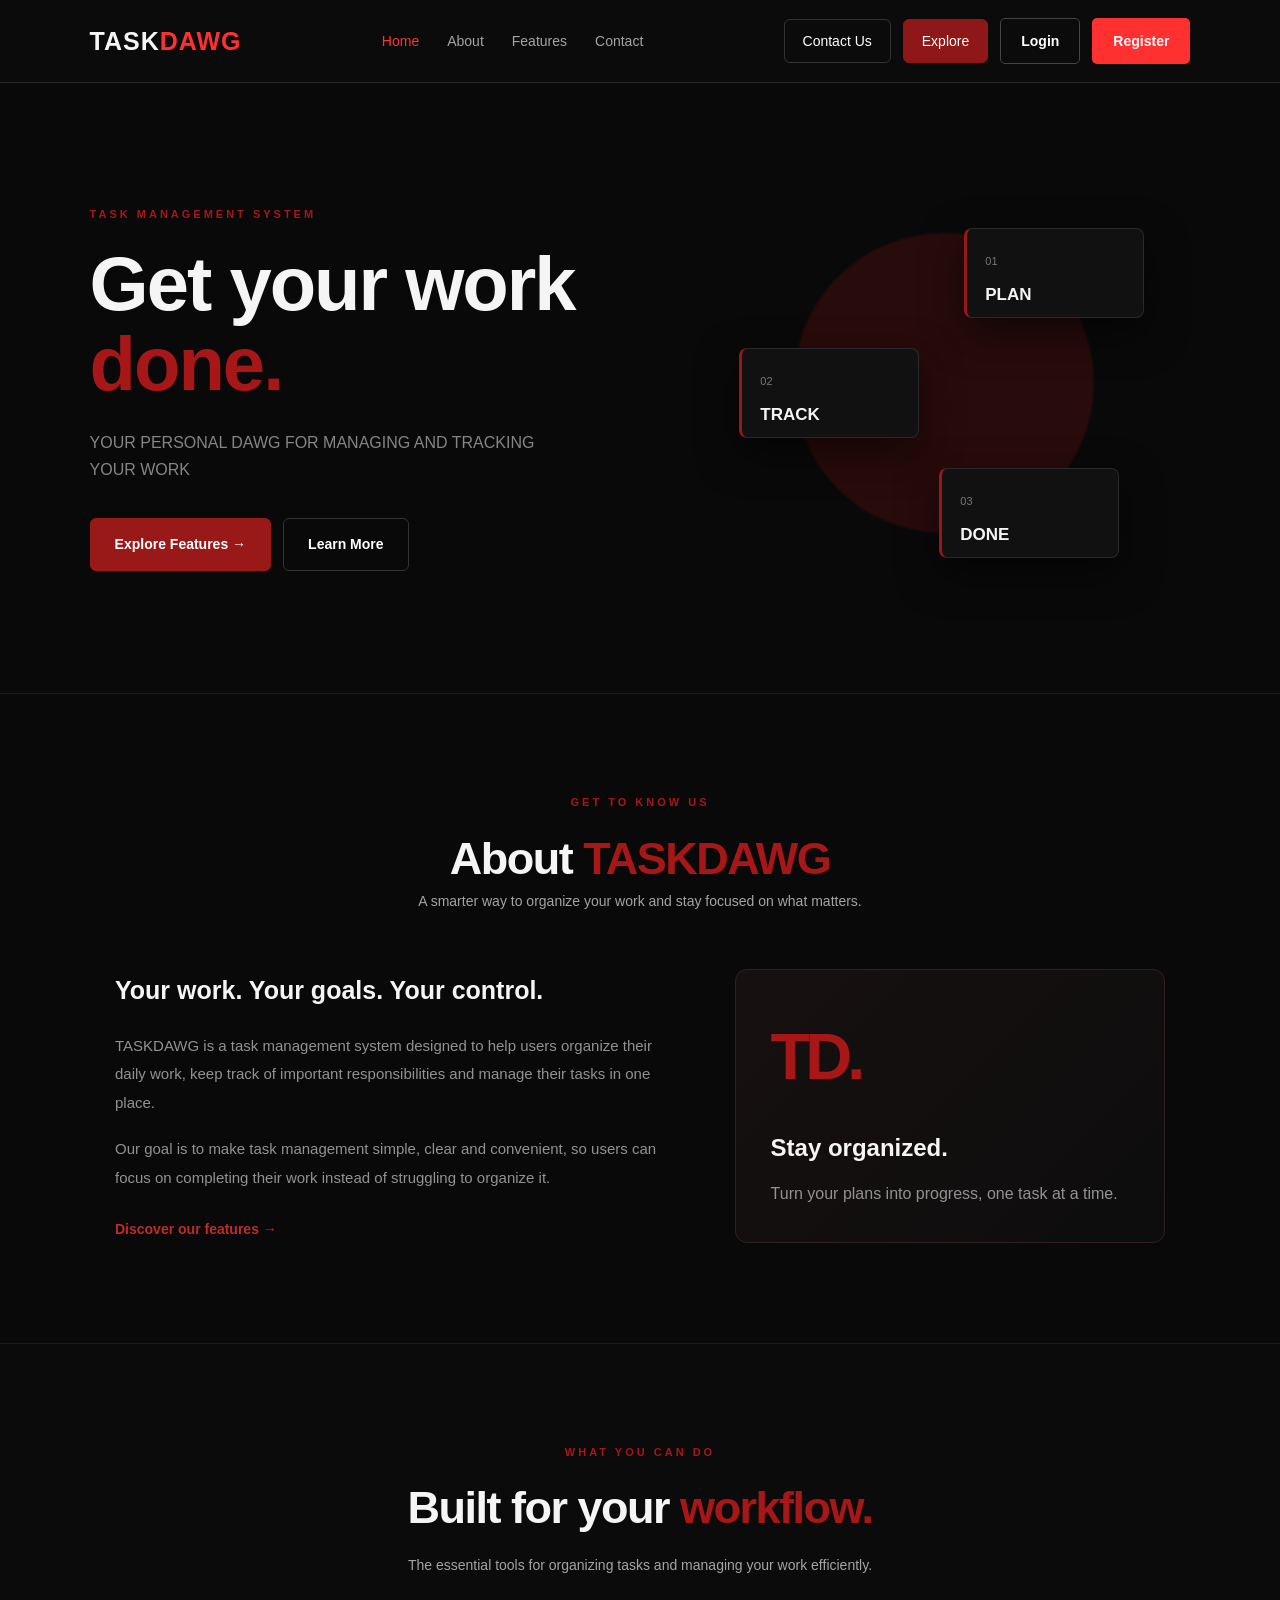
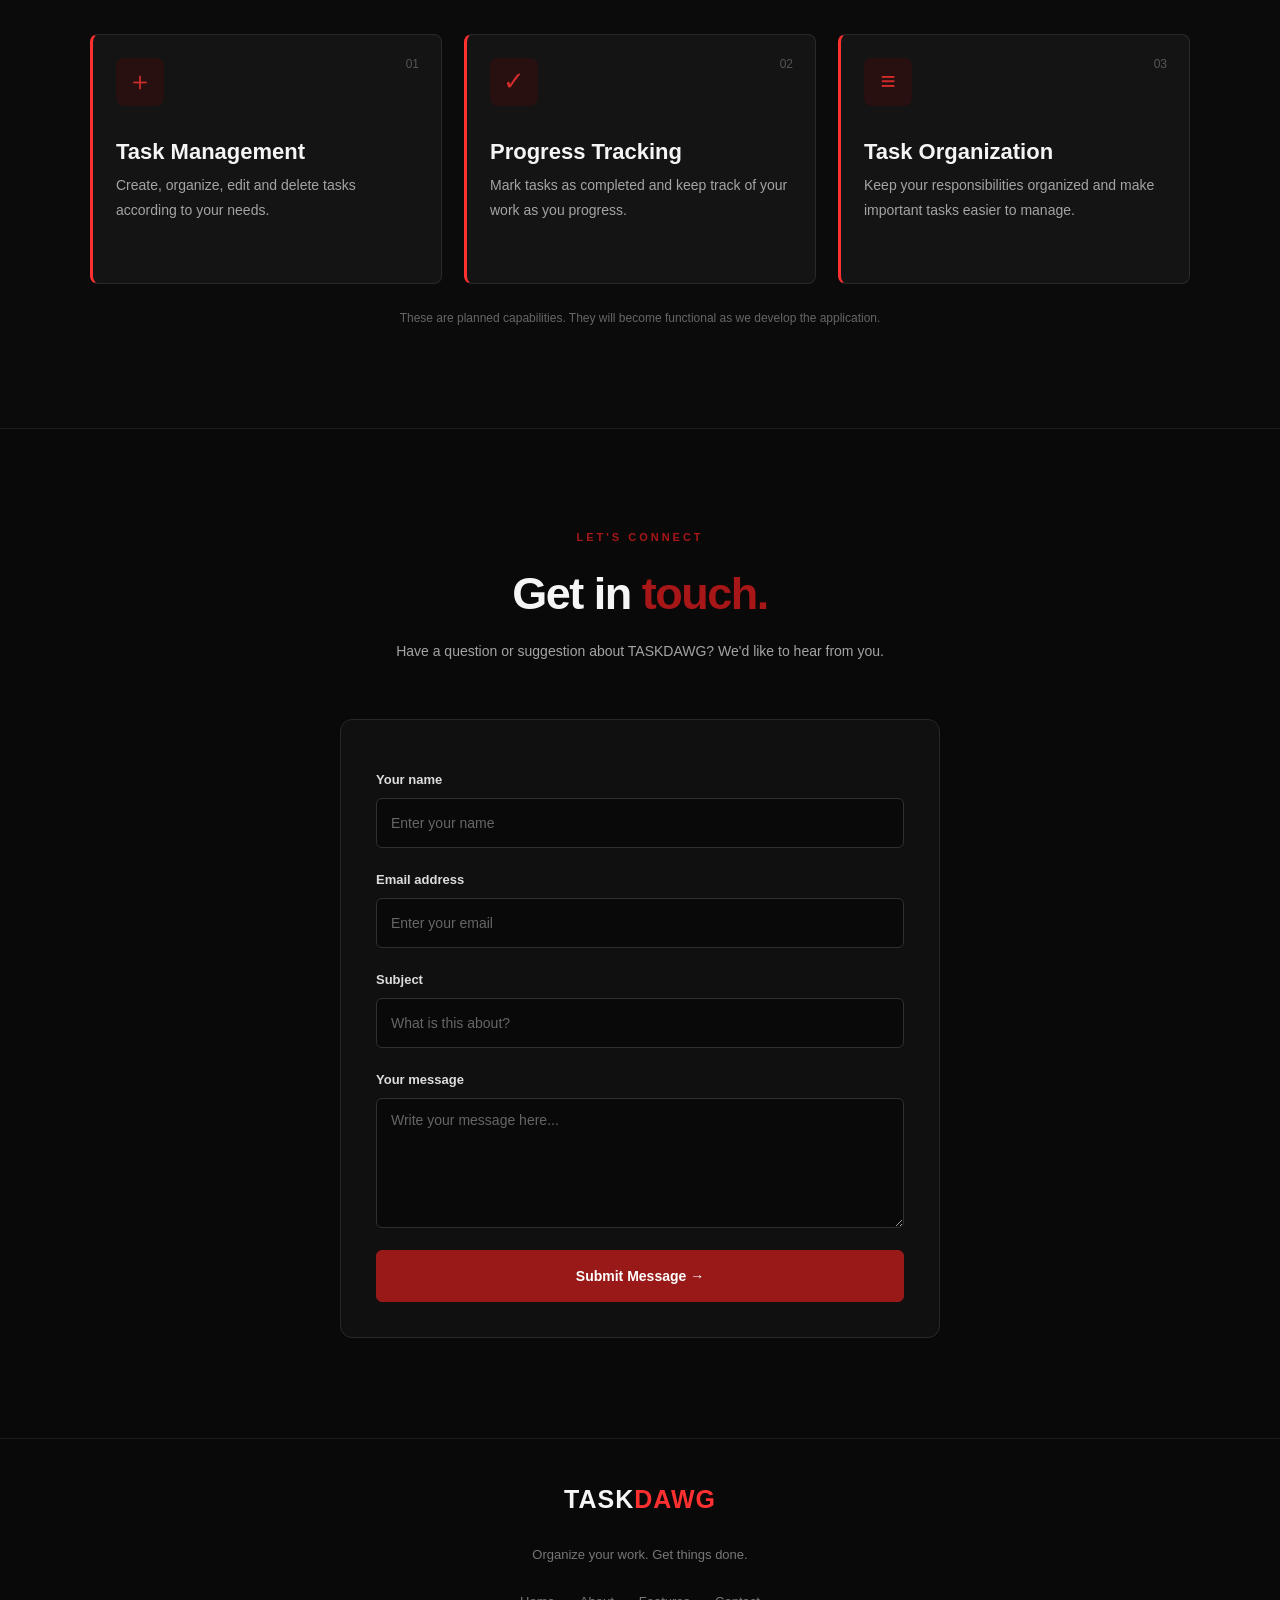
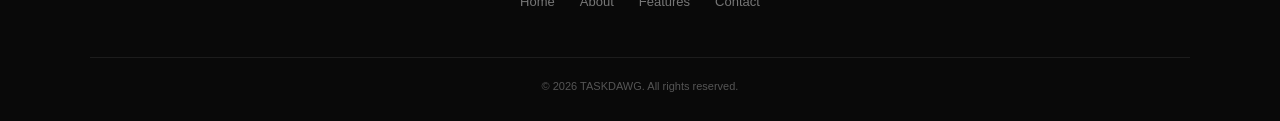
<file: index.html>
<!DOCTYPE html>
<html lang="en">
<head>
    <meta charset="UTF-8">
    <meta name="viewport" content="width=device-width, initial-scale=1.0">

    <title>TASKDAWG | Manage Your Work</title>

    <link rel="stylesheet" href="style.css">
    <link rel="stylesheet" href="style2.css">
</head>

<body>

    
    <header class="navbar" id="home">

        <a href="#home" class="logo">
            TASK<span>DAWG</span>
        </a>

        <nav aria-label="Main navigation">
            <a href="#home" class="active">Home</a>
            <a href="#about">About</a>
            <a href="#features">Features</a>
            <a href="#contact">Contact</a>
        </nav>

        <div class="nav-buttons">
            <a href="#contact" class="login-btn">Contact Us</a>
            <a href="#features" class="signup-btn">Explore</a>
            <a href="login.html" class="btn btn-outline">Login</a>
            <a href="register.html" class=" btn btn-red">Register</a>
        </div>

    </header>


    <main>

        
        <section class="hero">

            <div class="hero-content">

                <p class="tagline">TASK MANAGEMENT SYSTEM</p>

                <h1>
                    Get your work
                    <span>done.</span>
                </h1>

                <p class="description">
                    YOUR PERSONAL DAWG FOR MANAGING AND TRACKING YOUR WORK
                </p>

                <div class="hero-buttons">
                    <a href="#features" class="primary-btn">
                        Explore Features →
                    </a>

                    <a href="#about" class="secondary-btn">
                        Learn More
                    </a>
                </div>

            </div>

            <div class="hero-design" aria-hidden="true">

                <div class="red-circle"></div>

                <div class="design-card card-one">
                    <span>01</span>
                    <p>PLAN</p>
                </div>

                <div class="design-card card-two">
                    <span>02</span>
                    <p>TRACK</p>
                </div>

                <div class="design-card card-three">
                    <span>03</span>
                    <p>DONE</p>
                </div>

            </div>

        </section>


        
        <section class="section about-section" id="about">

            <div class="section-heading">
                <p class="tagline">GET TO KNOW US</p>
                <h2>About <span>TASKDAWG</span></h2>

                <p class="section-description">
                    A smarter way to organize your work and stay focused
                    on what matters.
                </p>
            </div>

            <div class="about-content">

                <div class="about-text">
                    <h3>Your work. Your goals. Your control.</h3>

                    <p>
                        TASKDAWG is a task management system designed to
                        help users organize their daily work, keep track
                        of important responsibilities and manage their
                        tasks in one place.
                    </p>

                    <p>
                        Our goal is to make task management simple,
                        clear and convenient, so users can focus on
                        completing their work instead of struggling
                        to organize it.
                    </p>

                    <a href="#features" class="text-link">
                        Discover our features →
                    </a>
                </div>

                <div class="about-highlight">
                    <div class="highlight-mark">TD.</div>
                    <h3>Stay organized.</h3>
                    <p>
                        Turn your plans into progress, one task at a time.
                    </p>
                </div>

            </div>

        </section>


        
        <section class="section features-section" id="features">

            <div class="section-heading">
                <p class="tagline">WHAT YOU CAN DO</p>
                <h2>Built for your <span>workflow.</span></h2>

                <p class="section-description">
                    The essential tools for organizing tasks and
                    managing your work efficiently.
                </p>
            </div>

            <div class="features-grid">

                <article class="feature-card">
                    <span class="feature-number">01</span>
                    <div class="feature-icon" aria-hidden="true">＋</div>

                    <h3>Task Management</h3>

                    <p>
                        Create, organize, edit and delete tasks
                        according to your needs.
                    </p>
                </article>

                <article class="feature-card">
                    <span class="feature-number">02</span>
                    <div class="feature-icon" aria-hidden="true">✓</div>

                    <h3>Progress Tracking</h3>

                    <p>
                        Mark tasks as completed and keep track
                        of your work as you progress.
                    </p>
                </article>

                <article class="feature-card">
                    <span class="feature-number">03</span>
                    <div class="feature-icon" aria-hidden="true">≡</div>

                    <h3>Task Organization</h3>

                    <p>
                        Keep your responsibilities organized
                        and make important tasks easier to manage.
                    </p>
                </article>

            </div>

            <p class="feature-note">
                These are planned capabilities. They will become
                functional as we develop the application.
            </p>

        </section>


        
        <section class="section contact-section" id="contact">

            <div class="section-heading">
                <p class="tagline">LET'S CONNECT</p>
                <h2>Get in <span>touch.</span></h2>

                <p class="section-description">
                    Have a question or suggestion about TASKDAWG?
                    We'd like to hear from you.
                </p>
            </div>

            <form class="contact-form" id="contactForm">

                <div class="form-group">
                    <label for="name">Your name</label>
                    <input
                        type="text"
                        id="name"
                        name="name"
                        placeholder="Enter your name"
                        required
                    >
                </div>

                <div class="form-group">
                    <label for="email">Email address</label>
                    <input
                        type="email"
                        id="email"
                        name="email"
                        placeholder="Enter your email"
                        required
                    >
                </div>

                <div class="form-group">
                    <label for="subject">Subject</label>
                    <input
                        type="text"
                        id="subject"
                        name="subject"
                        placeholder="What is this about?"
                        required
                    >
                </div>

                <div class="form-group">
                    <label for="message">Your message</label>
                    <textarea
                        id="message"
                        name="message"
                        rows="5"
                        placeholder="Write your message here..."
                        required
                    ></textarea>
                </div>

                <button type="submit" class="primary-btn">
                    Submit Message →
                </button>

                <p
                    class="form-notice"
                    id="formNotice"
                    role="status"
                    aria-live="polite"
                ></p>

            </form>

        </section>

    </main>


    
    <footer class="footer">

        <a href="#home" class="logo">
            TASK<span>DAWG</span>
        </a>

        <p>Organize your work. Get things done.</p>

        <div class="footer-links">
            <a href="#home">Home</a>
            <a href="#about">About</a>
            <a href="#features">Features</a>
            <a href="#contact">Contact</a>
        </div>

        <p class="copyright">
            © 2026 TASKDAWG. All rights reserved.
        </p>

    </footer>


    
    <script>
        const contactForm = document.getElementById("contactForm");
        const formNotice = document.getElementById("formNotice");

        contactForm.addEventListener("submit", function(event) {
            event.preventDefault();

            formNotice.textContent =
                "This form is a frontend demo. Messages cannot be sent yet.";

            formNotice.classList.add("visible");
        });
    </script>

</body>
</html>
</file>
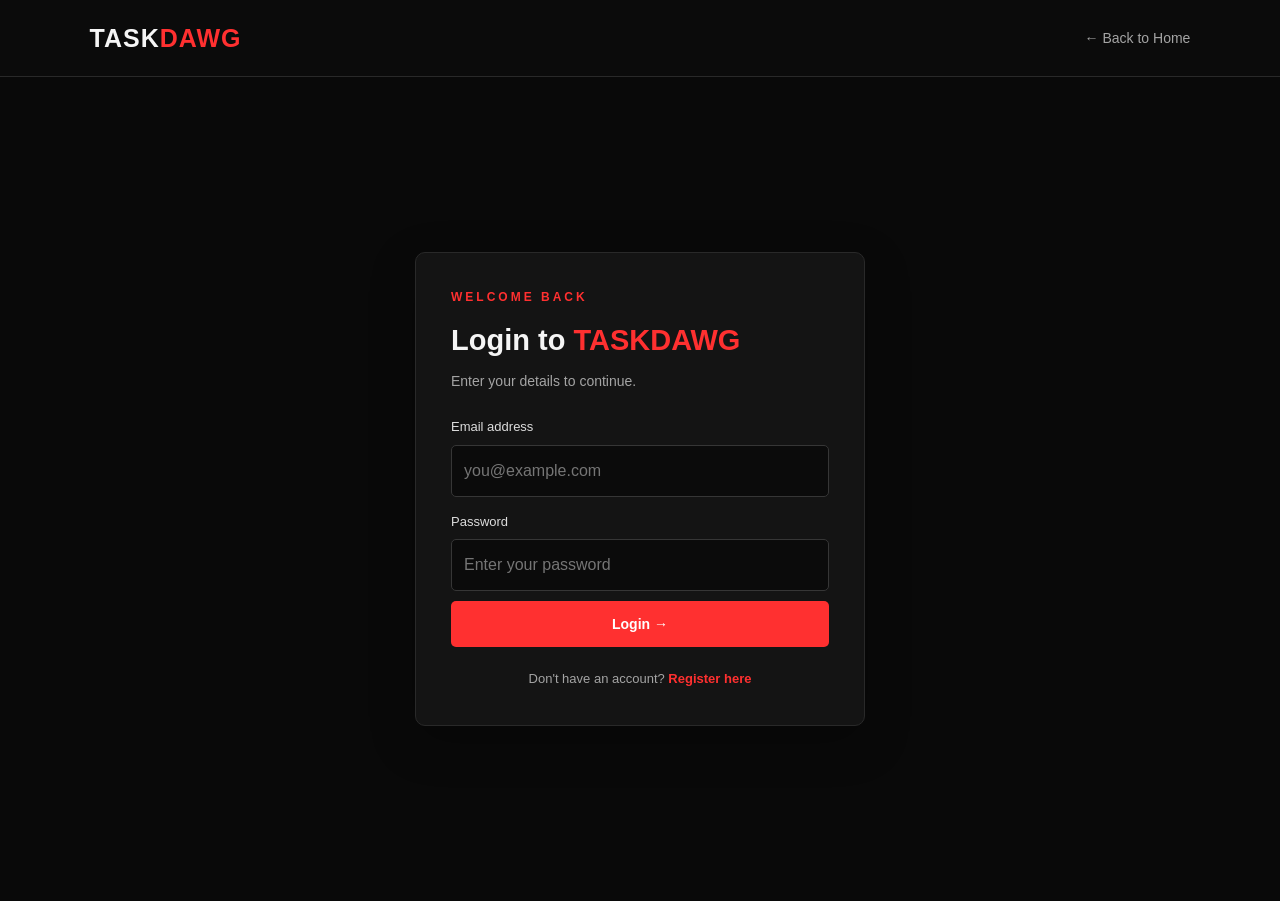
<file: login.html>
<!DOCTYPE html>
<html lang="en">
<head>
    <meta charset="UTF-8">
    <meta name="viewport" content="width=device-width, initial-scale=1.0">
    <title>Login | TASKDAWG</title>
    <link rel="stylesheet" href="style2.css">
</head>
<body class="auth-page">
    <header class="navbar">
        <a class="logo" href="index.html">TASK<span>DAWG</span></a>
        <a href="index.html" class="nav-home">← Back to Home</a>
    </header>

    <main class="auth-container">
        <div class="auth-card">
            <p class="eyebrow">WELCOME BACK</p>
            <h1>Login to <span>TASKDAWG</span></h1>
            <p class="auth-description">Enter your details to continue.</p>

            <form id="loginForm">
                <label for="loginEmail">Email address</label>
                <input type="email" id="loginEmail" placeholder="you@example.com" required>

                <label for="loginPassword">Password</label>
                <input type="password" id="loginPassword" placeholder="Enter your password" required>

                <button class="btn btn-red full-width" type="submit">Login →</button>
                <p id="loginMessage" class="form-message"></p>
            </form>

            <p class="auth-switch">
                Don't have an account?
                <a href="register.html">Register here</a>
            </p>
        </div>
    </main>

    <script src="app.js"></script>
</body>
</html>
</file>
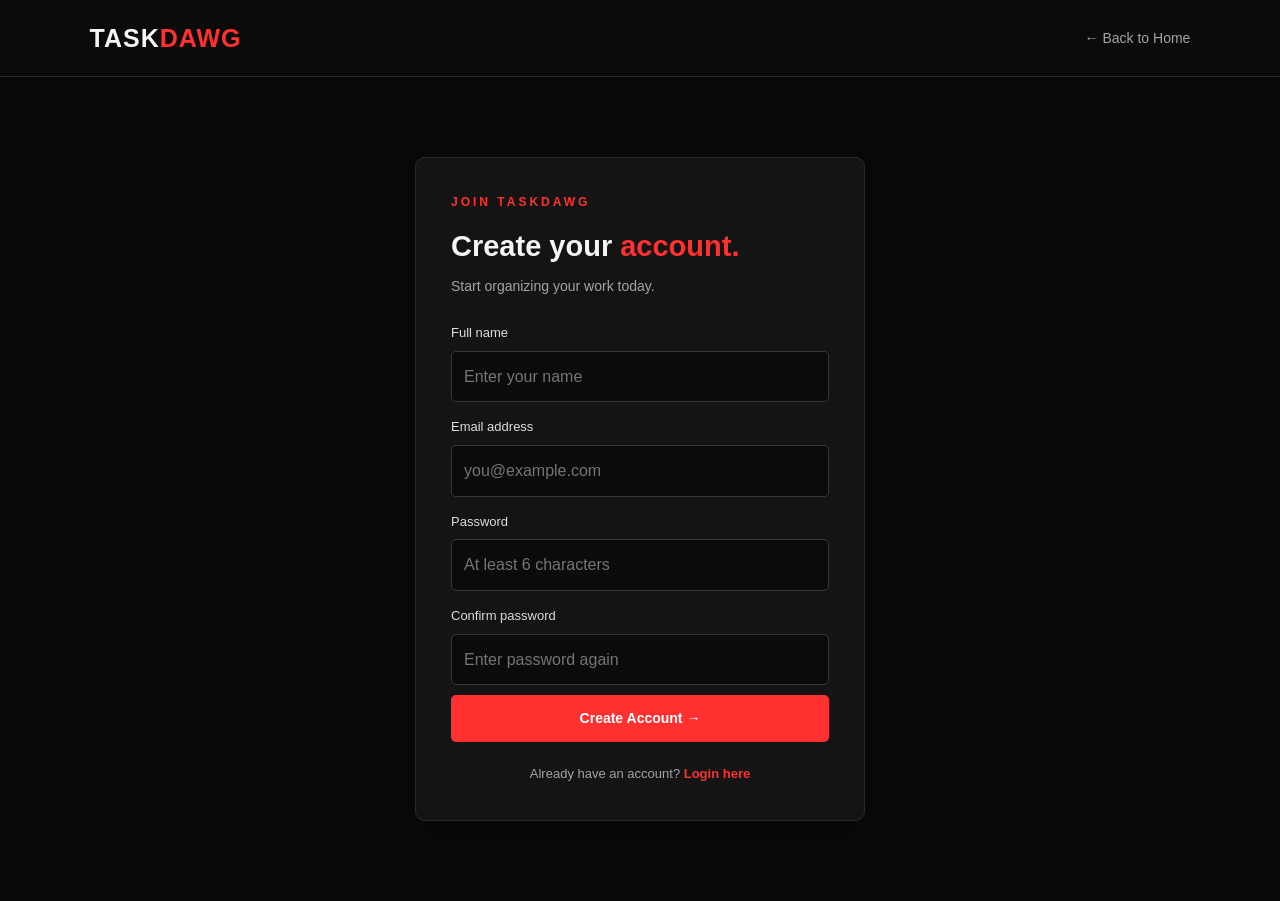
<file: register.html>
<!DOCTYPE html>
<html lang="en">
<head>
    <meta charset="UTF-8">
    <meta name="viewport" content="width=device-width, initial-scale=1.0">
    <title>Register | TASKDAWG</title>
    <link rel="stylesheet" href="style2.css">
</head>
<body class="auth-page">
    <header class="navbar">
        <a class="logo" href="index.html">TASK<span>DAWG</span></a>
        <a href="index.html" class="nav-home">← Back to Home</a>
    </header>

    <main class="auth-container">
        <div class="auth-card">
            <p class="eyebrow">JOIN TASKDAWG</p>
            <h1>Create your <span>account.</span></h1>
            <p class="auth-description">Start organizing your work today.</p>

            <form id="registerForm">
                <label for="registerName">Full name</label>
                <input type="text" id="registerName" placeholder="Enter your name" required>

                <label for="registerEmail">Email address</label>
                <input type="email" id="registerEmail" placeholder="you@example.com" required>

                <label for="registerPassword">Password</label>
                <input type="password" id="registerPassword" placeholder="At least 6 characters" minlength="6" required>

                <label for="confirmPassword">Confirm password</label>
                <input type="password" id="confirmPassword" placeholder="Enter password again" minlength="6" required>

                <button class="btn btn-red full-width" type="submit">Create Account →</button>
                <p id="registerMessage" class="form-message"></p>
            </form>

            <p class="auth-switch">
                Already have an account?
                <a href="login.html">Login here</a>
            </p>
        </div>
    </main>

    <script src="app.js"></script>
</body>
</html>
</file>
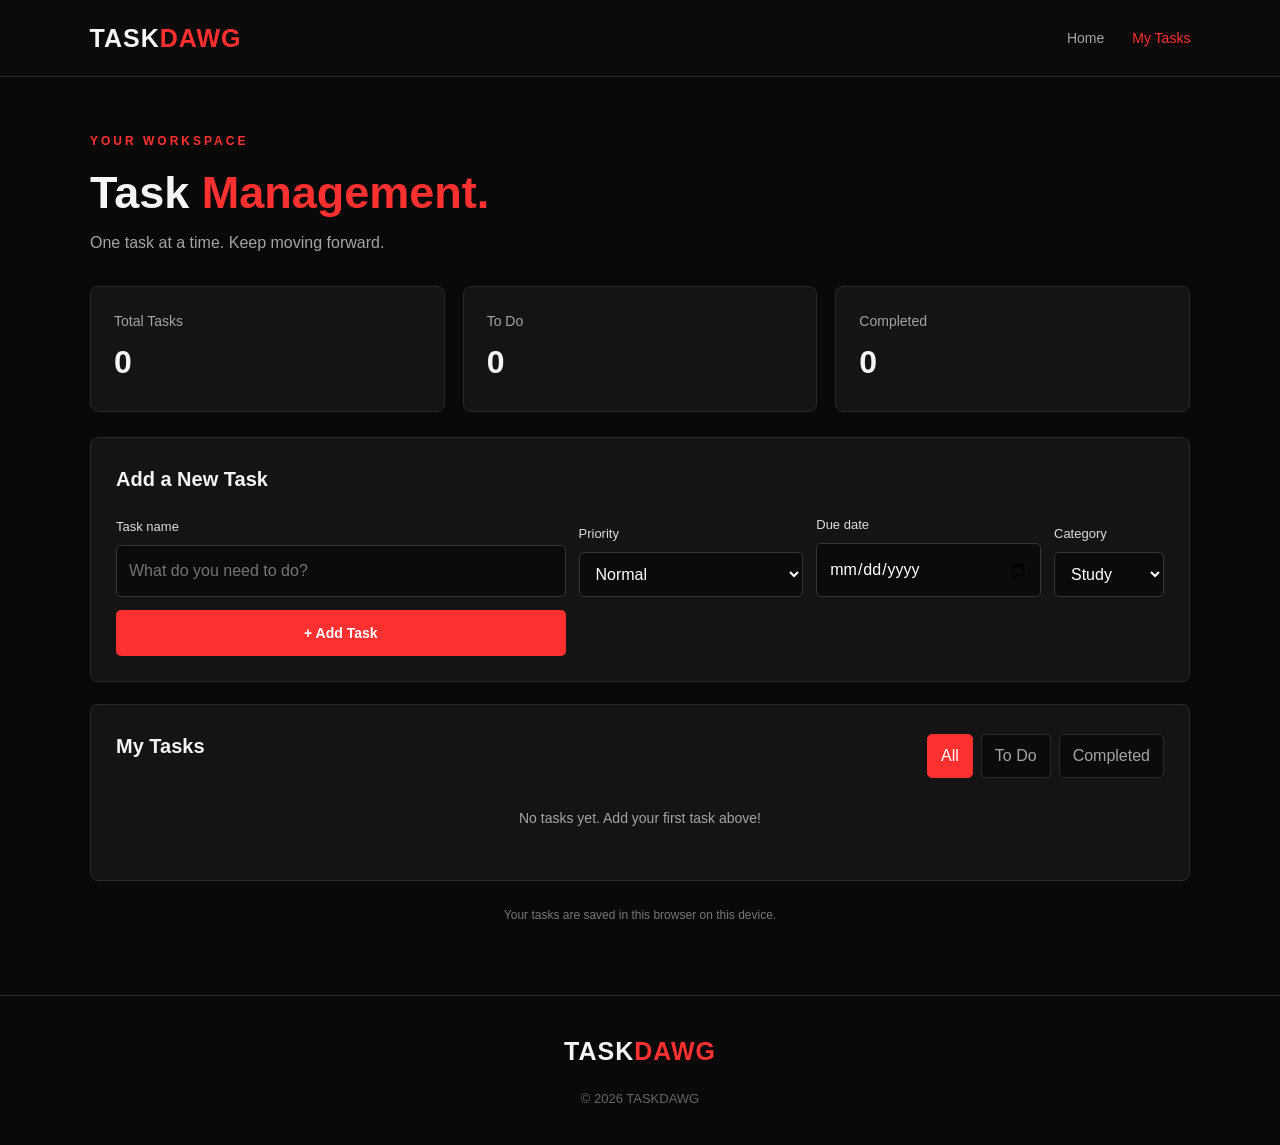
<file: taskManage.html>
<!DOCTYPE html>
<html lang="en">
<head>
    <meta charset="UTF-8">
    <meta name="viewport" content="width=device-width, initial-scale=1.0">
    <title>Task Manager | TASKDAWG</title>
    <link rel="stylesheet" href="style2.css">
</head>
<body>
    <header class="navbar">
        <a class="logo" href="index.html">TASK<span>DAWG</span></a>
        <nav>
            <a href="index.html">Home</a>
           <a href="taskManage.html" class="active">My Tasks</a>
        </nav>
    </header>

    <main class="task-page">
        <div class="task-heading">
            <p class="eyebrow">YOUR WORKSPACE</p>
            <h1>Task <span>Management.</span></h1>
            <p>One task at a time. Keep moving forward.</p>
        </div>

        <div class="stats-grid">
            <div class="stat-card">
                <p>Total Tasks</p>
                <h2 id="totalTasks">0</h2>
            </div>
            <div class="stat-card">
                <p>To Do</p>
                <h2 id="pendingTasks">0</h2>
            </div>
            <div class="stat-card">
                <p>Completed</p>
                <h2 id="completedTasks">0</h2>
            </div>
        </div>

        <section class="task-panel">
            <h2>Add a New Task</h2>

            <form id="taskForm" class="task-form">
                <div class="form-group task-title-group">
                    <label for="taskTitle">Task name</label>
                    <input type="text" id="taskTitle" placeholder="What do you need to do?" required maxlength="150">
                </div>

                <div class="form-group">
                    <label for="taskPriority">Priority</label>
                    <select id="taskPriority">
                        <option value="Normal">Normal</option>
                        <option value="High">High</option>
                        <option value="Low">Low</option>
                    </select>
                </div>

                <div class="form-group">
                    <label for="taskDueDate">Due date</label>
                    <input type="date" id="taskDueDate">
                </div>

                <button type="submit" class="btn btn-red add-task-button">+ Add Task</button>
            </form>
        </section>

        <section class="task-panel">
            <div class="task-list-heading">
                <h2>My Tasks</h2>
                <div class="filter-buttons">
                    <button class="filter-btn selected" data-filter="all">All</button>
                    <button class="filter-btn" data-filter="pending">To Do</button>
                    <button class="filter-btn" data-filter="completed">Completed</button>
                </div>
            </div>

            <div id="taskList" class="task-list"></div>
            <p id="emptyMessage" class="empty-message">
                No tasks yet. Add your first task above!
            </p>
        </section>

        <p class="storage-note">
            Your tasks are saved in this browser on this device.
        </p>
    </main>

    <footer>
        <a class="logo" href="index.html">TASK<span>DAWG</span></a>
        <p class="copyright">© 2026 TASKDAWG</p>
    </footer>

    <script src="app.js"></script>
</body>
</html>
</file>
<file: style.css>
* {
    margin: 0;
    padding: 0;
    box-sizing: border-box;
}

html {
    scroll-behavior: smooth;
    scroll-padding-top: 85px;
}

body {
    background: #080808;
    color: #ffffff;
    font-family: Arial, sans-serif;
    min-height: 100vh;
}

a {
    color: inherit;
    text-decoration: none;
}

button,
input,
textarea {
    font-family: inherit;
}

button {
    cursor: pointer;
}


/* 
   NAVIGATION BAR
*/

.navbar {
    min-height: 80px;
    padding: 0 7%;

    display: flex;
    align-items: center;
    justify-content: space-between;
    gap: 20px;

    background: #080808;
    border-bottom: 1px solid #1c1c1c;

    position: sticky;
    top: 0;
    z-index: 100;
}

.logo {
    font-size: 22px;
    font-weight: 800;
    letter-spacing: 1px;
    white-space: nowrap;
}

.logo span {
    color: #a81717;
}

nav {
    display: flex;
    align-items: center;
    gap: 30px;
}

nav a {
    color: #777777;
    font-size: 14px;
    transition: color 0.3s;
}

nav a:hover,
nav a.active {
    color: #ffffff;
}

.nav-buttons {
    display: flex;
    gap: 10px;
    align-items: center;
}

button,
.primary-btn,
.secondary-btn,
.login-btn,
.signup-btn {
    font-size: 14px;
    border-radius: 6px;
    transition: background 0.3s, border-color 0.3s,
                color 0.3s, transform 0.3s;
}

.login-btn {
    background: transparent;
    color: #ffffff;
    border: 1px solid #333333;
    padding: 10px 18px;
}

.login-btn:hover {
    border-color: #8f1717;
}

.signup-btn {
    background: #8f1717;
    color: #ffffff;
    border: 1px solid #8f1717;
    padding: 10px 18px;
}

.signup-btn:hover {
    background: #b21e1e;
}


/* 
   HOME / HERO SECTION
*/

.hero {
    min-height: calc(100vh - 80px);
    padding: 70px 7%;

    display: flex;
    align-items: center;
    justify-content: space-between;
    gap: 40px;

    overflow: hidden;
}

.hero-content {
    max-width: 600px;
}

.tagline {
    color: #a81717;
    font-size: 11px;
    font-weight: bold;
    letter-spacing: 3px;
    margin-bottom: 20px;
}

.hero h1 {
    font-size: clamp(48px, 6vw, 72px);
    line-height: 1.05;
    letter-spacing: -3px;
    margin-bottom: 25px;
}

.hero h1 span,
.section-heading h2 span {
    color: #a81717;
}

.description {
    color: #858585;
    font-size: 16px;
    line-height: 1.7;
    max-width: 480px;
    margin-bottom: 35px;
}

.hero-buttons {
    display: flex;
    flex-wrap: wrap;
    gap: 12px;
}

.primary-btn,
.secondary-btn {
    display: inline-flex;
    align-items: center;
    justify-content: center;
    padding: 14px 24px;
    font-weight: bold;
}

.primary-btn {
    background: #991919;
    color: #ffffff;
    border: 1px solid #991919;
}

.primary-btn:hover {
    background: #b52020;
    border-color: #b52020;
}

.secondary-btn {
    background: transparent;
    color: #ffffff;
    border: 1px solid #333333;
}

.secondary-btn:hover {
    border-color: #777777;
}


/* HERO DECORATION */

.hero-design {
    width: 430px;
    height: 430px;
    flex-shrink: 0;
    position: relative;
}

.red-circle {
    width: 300px;
    height: 300px;
    background: #641010;
    border-radius: 50%;

    position: absolute;
    top: 60px;
    left: 70px;

    opacity: 0.35;
    filter: blur(1px);
}

.design-card {
    width: 180px;
    height: 90px;
    background: #111111;
    border: 1px solid #292929;
    border-left: 3px solid #971818;
    border-radius: 8px;

    position: absolute;
    padding: 18px;

    box-shadow: 0 15px 40px rgba(0, 0, 0, 0.5);
}

.design-card span {
    color: #777777;
    font-size: 11px;
}

.design-card p {
    font-size: 17px;
    font-weight: bold;
    margin-top: 8px;
}

.card-one {
    top: 55px;
    right: 10px;
}

.card-two {
    top: 175px;
    left: 15px;
}

.card-three {
    bottom: 45px;
    right: 35px;
}


/* 
   COMMON SECTION STYLES
 */

.section {
    padding: 100px 7%;
    border-top: 1px solid #1c1c1c;
    scroll-margin-top: 80px;
}

.section-heading {
    max-width: 650px;
    margin: 0 auto 55px;
    text-align: center;
}

.section-heading h2 {
    font-size: clamp(32px, 4vw, 45px);
    line-height: 1.2;
    letter-spacing: -1.5px;
    margin-bottom: 18px;
}

.section-description {
    color: #858585;
    font-size: 15px;
    line-height: 1.8;
}


/* 
   ABOUT SECTION
 */

.about-content {
    max-width: 1050px;
    margin: 0 auto;

    display: grid;
    grid-template-columns: 1.3fr 1fr;
    align-items: center;
    gap: 60px;
}

.about-text h3 {
    font-size: 25px;
    margin-bottom: 22px;
}

.about-text p {
    color: #929292;
    font-size: 15px;
    line-height: 1.9;
    margin-bottom: 18px;
}

.text-link {
    display: inline-block;
    color: #c12a2a;
    font-size: 14px;
    font-weight: bold;
    margin-top: 8px;
}

.text-link:hover {
    color: #ff4545;
}

.about-highlight {
    min-height: 260px;
    padding: 35px;

    display: flex;
    flex-direction: column;
    justify-content: center;

    background: linear-gradient(135deg, #171010, #0d0d0d);
    border: 1px solid #302020;
    border-radius: 12px;
}

.highlight-mark {
    color: #a81717;
    font-size: 65px;
    font-weight: 900;
    letter-spacing: -5px;
    margin-bottom: 20px;
}

.about-highlight h3 {
    font-size: 24px;
    margin-bottom: 12px;
}

.about-highlight p {
    color: #929292;
    line-height: 1.7;
}


/* 
   FEATURES SECTION
*/

.features-section {
    background: #0b0b0b;
}

.features-grid {
    max-width: 1100px;
    margin: 0 auto;

    display: grid;
    grid-template-columns: repeat(3, minmax(0, 1fr));
    gap: 22px;
}

.feature-card {
    position: relative;
    min-height: 250px;
    padding: 30px;

    background: #101010;
    border: 1px solid #252525;
    border-radius: 10px;

    transition: transform 0.3s, border-color 0.3s;
}

.feature-card:hover {
    transform: translateY(-5px);
    border-color: #7e2020;
}

.feature-number {
    position: absolute;
    top: 20px;
    right: 22px;

    color: #555555;
    font-size: 12px;
}

.feature-icon {
    width: 48px;
    height: 48px;
    margin-bottom: 28px;

    display: flex;
    align-items: center;
    justify-content: center;

    background: #291010;
    color: #d12c2c;
    border-radius: 8px;

    font-size: 26px;
}

.feature-card h3 {
    font-size: 19px;
    margin-bottom: 15px;
}

.feature-card p {
    color: #858585;
    font-size: 14px;
    line-height: 1.8;
}

.feature-note {
    max-width: 1100px;
    margin: 24px auto 0;

    color: #666666;
    font-size: 12px;
    line-height: 1.7;
    text-align: center;
}


/* 
   CONTACT SECTION
 */

.contact-form {
    max-width: 600px;
    margin: 0 auto;
    padding: 35px;

    background: #101010;
    border: 1px solid #282828;
    border-radius: 12px;
}

.form-group {
    margin-bottom: 22px;
}

.form-group label {
    display: block;
    margin-bottom: 9px;
    font-size: 13px;
    font-weight: bold;
}

.form-group input,
.form-group textarea {
    display: block;
    width: 100%;
    padding: 13px 14px;

    background: #090909;
    color: #ffffff;

    border: 1px solid #303030;
    border-radius: 6px;

    font-size: 14px;
    outline: none;
}

.form-group input:focus,
.form-group textarea:focus {
    border-color: #a81717;
}

.form-group input::placeholder,
.form-group textarea::placeholder {
    color: #666666;
}

.form-group textarea {
    resize: vertical;
    min-height: 130px;
}

.contact-form button {
    width: 100%;
}

.form-notice {
    display: none;
    margin-top: 18px;

    color: #e6aaaa;
    font-size: 13px;
    line-height: 1.7;
    text-align: center;
}

.form-notice.visible {
    display: block;
}


/* 
   FOOTER
*/

.footer {
    padding: 40px 7% 25px;
    border-top: 1px solid #1c1c1c;

    display: flex;
    flex-direction: column;
    align-items: center;
    gap: 18px;

    text-align: center;
}

.footer > p {
    color: #777777;
    font-size: 13px;
}

.footer-links {
    display: flex;
    flex-wrap: wrap;
    justify-content: center;
    gap: 25px;
    margin: 8px 0;
}

.footer-links a {
    color: #777777;
    font-size: 13px;
}

.footer-links a:hover {
    color: #ffffff;
}

.footer .copyright {
    padding-top: 20px;
    width: 100%;
    border-top: 1px solid #1c1c1c;
    color: #555555;
    font-size: 11px;
}


/* 
   TABLET RESPONSIVENESS
 */

@media (max-width: 1000px) {

    .navbar {
        padding: 0 5%;
    }

    nav {
        gap: 18px;
    }

    .nav-buttons {
        gap: 7px;
    }

    .login-btn,
    .signup-btn {
        padding: 9px 12px;
    }

    .hero {
        padding: 60px 5%;
    }

    .hero-design {
        transform: scale(0.8);
        transform-origin: center right;
        margin-left: -50px;
        margin-right: -40px;
    }

    .features-grid {
        gap: 15px;
    }

    .feature-card {
        padding: 24px;
    }
}


/* 
   MOBILE RESPONSIVENESS
 */

@media (max-width: 700px) {

    .navbar {
        min-height: 72px;
        padding: 15px 5%;
        flex-wrap: wrap;
        gap: 15px;
    }

    .logo {
        font-size: 20px;
    }

    nav {
        order: 3;
        width: 100%;
        justify-content: space-between;
        gap: 10px;
    }

    nav a {
        font-size: 12px;
    }

    .nav-buttons {
        margin-left: auto;
    }

    .login-btn,
    .signup-btn {
        padding: 9px 10px;
        font-size: 12px;
    }

    .hero {
        min-height: auto;
        padding: 90px 6%;
    }

    .hero-content {
        width: 100%;
    }

    .hero h1 {
        font-size: clamp(43px, 10vw, 58px);
        letter-spacing: -2px;
    }

    .description {
        font-size: 14px;
    }

    .hero-design {
        display: none;
    }

    .section {
        padding: 75px 6%;
        scroll-margin-top: 105px;
    }

    .section-heading {
        margin-bottom: 38px;
    }

    .about-content {
        grid-template-columns: 1fr;
        gap: 30px;
    }

    .about-text h3 {
        font-size: 22px;
    }

    .features-grid {
        grid-template-columns: 1fr;
        gap: 16px;
    }

    .feature-card {
        min-height: auto;
    }

    .contact-form {
        padding: 24px 20px;
    }

    .footer {
        padding: 35px 6% 20px;
    }

    .footer-links {
        gap: 18px;
    }
}


/* 
   SMALL MOBILE SCREENS
*/

@media (max-width: 380px) {

    .nav-buttons .signup-btn {
        display: none;
    }

    nav {
        gap: 8px;
    }

    nav a {
        font-size: 11px;
    }

    .hero h1 {
        font-size: 42px;
    }

    .hero-buttons {
        flex-direction: column;
        align-items: stretch;
    }

    .section-heading h2 {
        font-size: 31px;
    }
}
</file>
<file: style2.css>
/* TASKDAWG - Shared styling */

:root {
    --bg: #090909;
    --panel: #141414;
    --panel-light: #1b1b1b;
    --red: #ff3030;
    --red-dark: #d91f1f;
    --white: #f5f5f5;
    --muted: #a4a4a4;
    --border: #292929;
}

* {
    margin: 0;
    padding: 0;
    box-sizing: border-box;
}

html {
    scroll-behavior: smooth;
}

body {
    background: var(--bg);
    color: var(--white);
    font-family: Arial, Helvetica, sans-serif;
    line-height: 1.6;
}

a {
    color: inherit;
    text-decoration: none;
}

button, input, select {
    font: inherit;
}

button, select {
    cursor: pointer;
}

span {
    color: var(--red);
}

/* Navigation */

.navbar {
    width: 100%;
    min-height: 76px;
    padding: 18px 7%;
    display: flex;
    align-items: center;
    justify-content: space-between;
    gap: 20px;
    border-bottom: 1px solid var(--border);
    background: #0b0b0b;
}

.logo {
    font-size: 25px;
    font-weight: 900;
    letter-spacing: 1px;
}

.logo span {
    color: var(--red);
}

.navbar nav {
    display: flex;
    gap: 28px;
}

.navbar nav a,
.nav-home {
    color: var(--muted);
    font-size: 14px;
    transition: color 0.2s;
}

.navbar nav a:hover,
.navbar nav a.active,
.nav-home:hover {
    color: var(--red);
}

.nav-buttons {
    display: flex;
    align-items: center;
    gap: 12px;
}

/* Buttons */

.btn {
    display: inline-flex;
    justify-content: center;
    align-items: center;
    padding: 11px 20px;
    border: 1px solid transparent;
    border-radius: 5px;
    font-size: 14px;
    font-weight: 700;
    transition: 0.2s;
    cursor: pointer;
}

.btn-red {
    background: var(--red);
    color: white;
}

.btn-red:hover {
    background: var(--red-dark);
    transform: translateY(-1px);
}

.btn-outline {
    border-color: #454545;
    background: transparent;
    color: white;
}

.btn-outline:hover {
    border-color: var(--red);
    color: var(--red);
}

.full-width {
    width: 100%;
    margin-top: 10px;
}

/* Home page */

.hero {
    min-height: 570px;
    padding: 90px 7%;
    display: grid;
    grid-template-columns: 1.1fr 0.9fr;
    align-items: center;
    gap: 65px;
}

.eyebrow {
    color: var(--red);
    font-size: 12px;
    font-weight: 800;
    letter-spacing: 3px;
    margin-bottom: 15px;
}

.hero h1 {
    font-size: clamp(48px, 6vw, 76px);
    line-height: 1.06;
    letter-spacing: -2px;
    margin-bottom: 24px;
}

.hero-description {
    max-width: 470px;
    color: var(--muted);
    font-size: 16px;
    margin-bottom: 28px;
}

.hero-buttons {
    display: flex;
    flex-wrap: wrap;
    gap: 12px;
}

.small-text {
    margin-top: 24px;
    color: #777;
    font-size: 12px;
}

.hero-cards {
    display: grid;
    gap: 15px;
}

.feature-card {
    background: var(--panel);
    border: 1px solid var(--border);
    border-left: 3px solid var(--red);
    border-radius: 8px;
    padding: 23px;
    transition: transform 0.2s, border-color 0.2s;
}

.feature-card:hover {
    transform: translateX(5px);
    border-color: var(--red);
}

.card-number {
    display: block;
    color: var(--red);
    font-size: 12px;
    font-weight: 800;
    margin-bottom: 5px;
}

.feature-card h3 {
    font-size: 22px;
    margin-bottom: 4px;
}

.feature-card p {
    color: var(--muted);
    font-size: 14px;
}

/* Home information sections */

.info-section {
    padding: 75px 7%;
    text-align: center;
    border-top: 1px solid var(--border);
}

.info-section > h2 {
    font-size: clamp(25px, 4vw, 36px);
    margin-bottom: 35px;
}

.info-grid {
    display: grid;
    grid-template-columns: repeat(3, 1fr);
    gap: 20px;
    text-align: left;
}

.info-card {
    padding: 25px;
    background: var(--panel);
    border: 1px solid var(--border);
    border-radius: 8px;
}

.info-card h3 {
    margin-bottom: 10px;
    font-size: 18px;
}

.info-card p,
.section-description {
    color: var(--muted);
    font-size: 14px;
}

.about-section .section-description {
    max-width: 570px;
    margin: -15px auto 25px;
}

/* Login and registration */

.auth-page {
    min-height: 100vh;
}

.auth-container {
    min-height: calc(100vh - 76px);
    padding: 55px 20px;
    display: flex;
    justify-content: center;
    align-items: center;
}

.auth-card {
    width: 100%;
    max-width: 450px;
    padding: 35px;
    background: var(--panel);
    border: 1px solid var(--border);
    border-radius: 10px;
    box-shadow: 0 15px 45px rgba(0, 0, 0, 0.25);
}

.auth-card h1 {
    font-size: 29px;
    line-height: 1.3;
    margin-bottom: 10px;
}

.auth-description {
    color: var(--muted);
    margin-bottom: 25px;
    font-size: 14px;
}

.auth-card label,
.form-group label {
    display: block;
    color: #ddd;
    font-size: 13px;
    margin: 15px 0 7px;
}

.auth-card input,
.task-form input,
.task-form select {
    width: 100%;
    min-width: 0;
    padding: 12px;
    background: #0b0b0b;
    color: white;
    border: 1px solid #363636;
    border-radius: 5px;
    outline: none;
}

.auth-card input:focus,
.task-form input:focus,
.task-form select:focus {
    border-color: var(--red);
}

.auth-switch {
    text-align: center;
    font-size: 13px;
    color: var(--muted);
    margin-top: 22px;
}

.auth-switch a {
    color: var(--red);
    font-weight: bold;
}

.form-message {
    font-size: 13px;
    margin-top: 12px;
    color: var(--red);
}

/* Task management page */

.task-page {
    max-width: 1150px;
    margin: auto;
    padding: 55px 25px 70px;
}

.task-heading {
    margin-bottom: 30px;
}

.task-heading h1 {
    font-size: clamp(32px, 5vw, 45px);
    line-height: 1.2;
    margin-bottom: 10px;
}

.task-heading > p:last-child {
    color: var(--muted);
}

.stats-grid {
    display: grid;
    grid-template-columns: repeat(3, 1fr);
    gap: 18px;
    margin-bottom: 25px;
}

.stat-card {
    padding: 23px;
    background: var(--panel);
    border: 1px solid var(--border);
    border-radius: 8px;
}

.stat-card p {
    color: var(--muted);
    font-size: 14px;
}

.stat-card h2 {
    font-size: 32px;
    margin-top: 5px;
}

.task-panel {
    padding: 25px;
    margin-bottom: 22px;
    background: var(--panel);
    border: 1px solid var(--border);
    border-radius: 8px;
}

.task-panel h2 {
    font-size: 20px;
    margin-bottom: 20px;
}

.task-form {
    display: grid;
    grid-template-columns: 2fr 1fr 1fr auto;
    align-items: end;
    gap: 13px;
}

.task-form .form-group label {
    margin-top: 0;
}

.add-task-button {
    white-space: nowrap;
    min-height: 44px;
    margin-bottom: 0;
}

.task-list-heading {
    display: flex;
    justify-content: space-between;
    align-items: center;
    gap: 15px;
    flex-wrap: wrap;
}

.filter-buttons {
    display: flex;
    gap: 8px;
    flex-wrap: wrap;
}

.filter-btn {
    padding: 8px 13px;
    color: var(--muted);
    background: #0b0b0b;
    border: 1px solid var(--border);
    border-radius: 5px;
}

.filter-btn:hover,
.filter-btn.selected {
    color: white;
    background: var(--red);
    border-color: var(--red);
}

.task-item {
    display: flex;
    align-items: center;
    gap: 14px;
    padding: 17px 0;
    border-top: 1px solid var(--border);
}

.task-checkbox {
    width: 18px;
    height: 18px;
    accent-color: var(--red);
    flex-shrink: 0;
}

.task-details {
    flex: 1;
    min-width: 0;
}

.task-name {
    font-weight: 700;
    overflow-wrap: anywhere;
}

.task-meta {
    display: flex;
    flex-wrap: wrap;
    gap: 8px;
    margin-top: 6px;
    color: var(--muted);
    font-size: 12px;
}

.priority {
    padding: 2px 8px;
    border-radius: 4px;
    background: #292929;
}

.priority.High {
    color: #ff7777;
    background: #351616;
}

.priority.Low {
    color: #9bd5a5;
    background: #15271a;
}

.task-item.completed .task-name {
    color: #777;
    text-decoration: line-through;
}

.delete-btn {
    padding: 7px 11px;
    color: #ff7777;
    background: transparent;
    border: 1px solid #552626;
    border-radius: 5px;
}

.delete-btn:hover {
    background: #351616;
}

.empty-message {
    padding: 25px 0;
    color: var(--muted);
    text-align: center;
    font-size: 14px;
}

.storage-note {
    text-align: center;
    color: #777;
    font-size: 12px;
    margin-top: 25px;
}

/* Footer */

footer {
    padding: 35px 7%;
    border-top: 1px solid var(--border);
    text-align: center;
}

footer > p {
    color: var(--muted);
    font-size: 13px;
    margin-top: 8px;
}

footer .copyright {
    color: #666;
    margin-top: 18px;
}

/* Responsive layout */

@media (max-width: 850px) {
    .hero {
        grid-template-columns: 1fr;
        gap: 40px;
        padding-top: 65px;
    }

    .hero-cards {
        max-width: 600px;
    }

    .task-form {
        grid-template-columns: 1fr 1fr;
    }

    .task-title-group {
        grid-column: 1 / -1;
    }

    .add-task-button {
        width: 100%;
    }
}

@media (max-width: 600px) {
    .navbar {
        padding: 15px 5%;
        flex-wrap: wrap;
    }

    .navbar nav {
        order: 3;
        width: 100%;
        justify-content: center;
        gap: 22px;
    }

    .navbar .btn {
        padding: 8px 11px;
        font-size: 12px;
    }

    .logo {
        font-size: 21px;
    }

    .hero {
        padding: 55px 6%;
    }

    .hero h1 {
        font-size: 52px;
    }

    .info-section {
        padding: 55px 6%;
    }

    .info-grid,
    .stats-grid {
        grid-template-columns: 1fr;
    }

    .auth-card {
        padding: 25px 20px;
    }

    .task-page {
        padding: 35px 15px 50px;
    }

    .task-panel {
        padding: 18px;
    }

    .task-form {
        grid-template-columns: 1fr;
    }

    .task-title-group {
        grid-column: auto;
    }

    .task-list-heading {
        align-items: flex-start;
        flex-direction: column;
    }

    .task-item {
        gap: 10px;
    }
}
</file>
